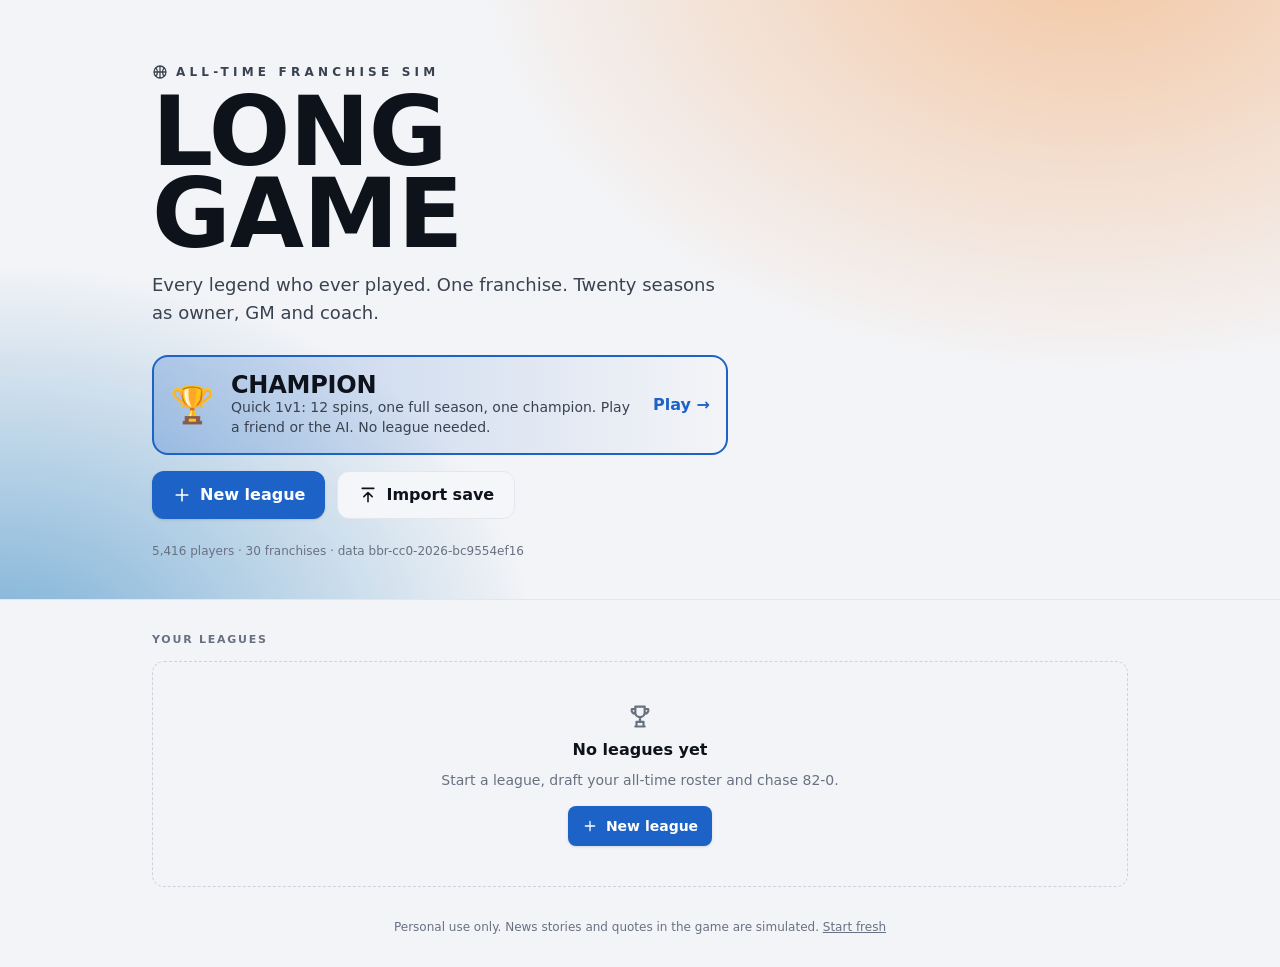
<file: index.html>
<!doctype html>
<html lang="en">
  <head>
    <meta charset="UTF-8" />
    <meta name="viewport" content="width=device-width, initial-scale=1.0, viewport-fit=cover" />
    <meta name="theme-color" content="#0b0f17" />
    <link rel="icon" href="data:image/svg+xml,%3Csvg xmlns='http://www.w3.org/2000/svg' viewBox='0 0 64 64'%3E%3Ccircle cx='32' cy='32' r='29' fill='%23e8702a' stroke='%23111' stroke-width='3'/%3E%3Cpath d='M3 32h58M32 3v58M12 12c10 8 10 32 0 40M52 12c-10 8-10 32 0 40' fill='none' stroke='%23111' stroke-width='3'/%3E%3C/svg%3E" />
    <title>Long Game</title>
    <script type="module" crossorigin src="./assets/index-D2GRxNc4.js"></script>
    <link rel="stylesheet" crossorigin href="./assets/index-B5ZHTGlT.css">
  </head>
  <body>
    <div id="root"></div>
  </body>
</html>
</file>
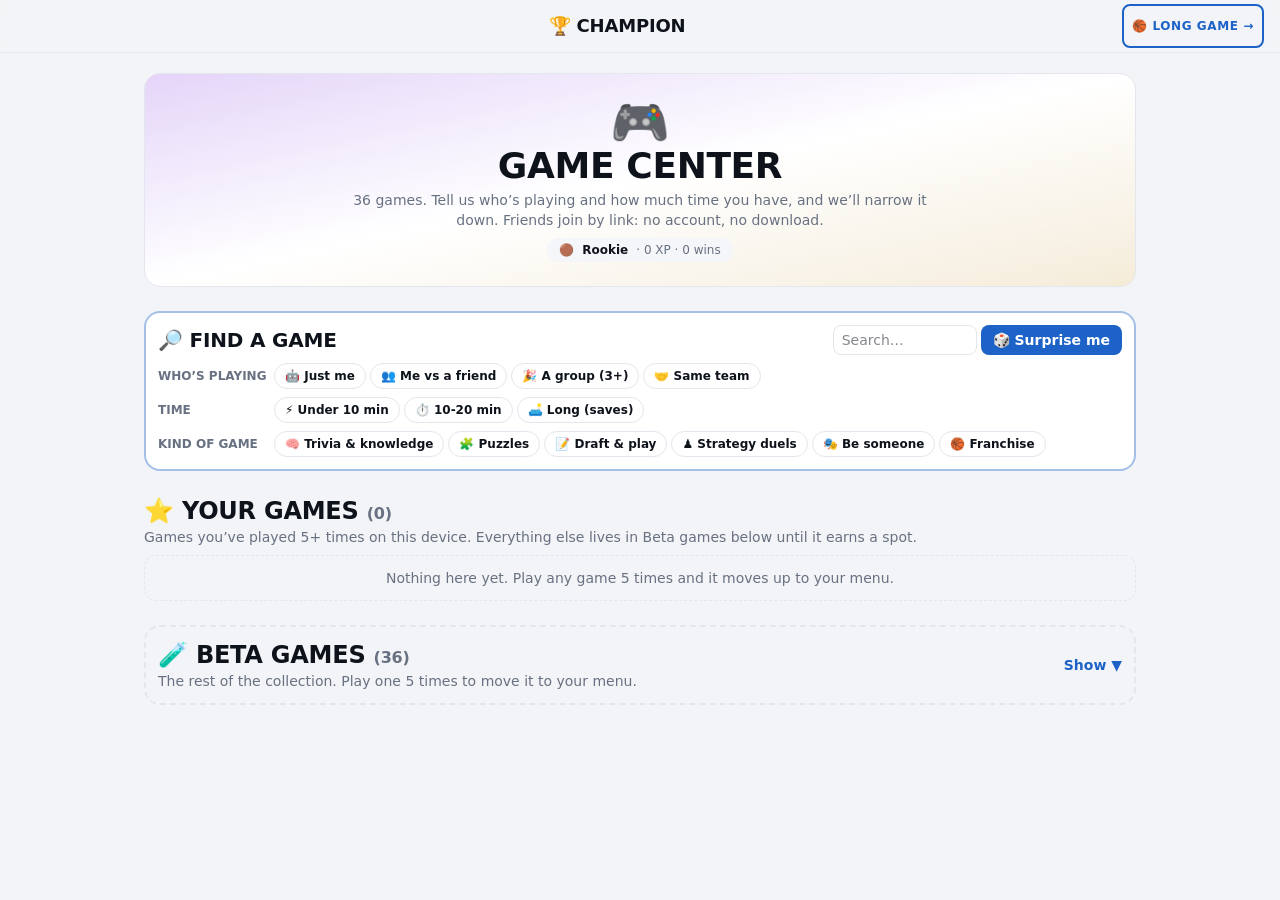
<file: champion/index.html>
<!doctype html>
<html lang="en">
  <head><base href="../"><script>window.__CHAMPION_ONLY=true</script>
    <meta charset="UTF-8" />
    <meta name="viewport" content="width=device-width, initial-scale=1.0, viewport-fit=cover" />
    <meta name="theme-color" content="#0b0f17" />
    <link rel="icon" href="data:image/svg+xml,%3Csvg xmlns='http://www.w3.org/2000/svg' viewBox='0 0 64 64'%3E%3Ccircle cx='32' cy='32' r='29' fill='%23e8702a' stroke='%23111' stroke-width='3'/%3E%3Cpath d='M3 32h58M32 3v58M12 12c10 8 10 32 0 40M52 12c-10 8-10 32 0 40' fill='none' stroke='%23111' stroke-width='3'/%3E%3C/svg%3E" />
    <title>Champion</title>
    <script type="module" crossorigin src="./assets/index-D2GRxNc4.js"></script>
    <link rel="stylesheet" crossorigin href="./assets/index-B5ZHTGlT.css">
  </head>
  <body>
    <div id="root"></div>
  </body>
</html>
</file>
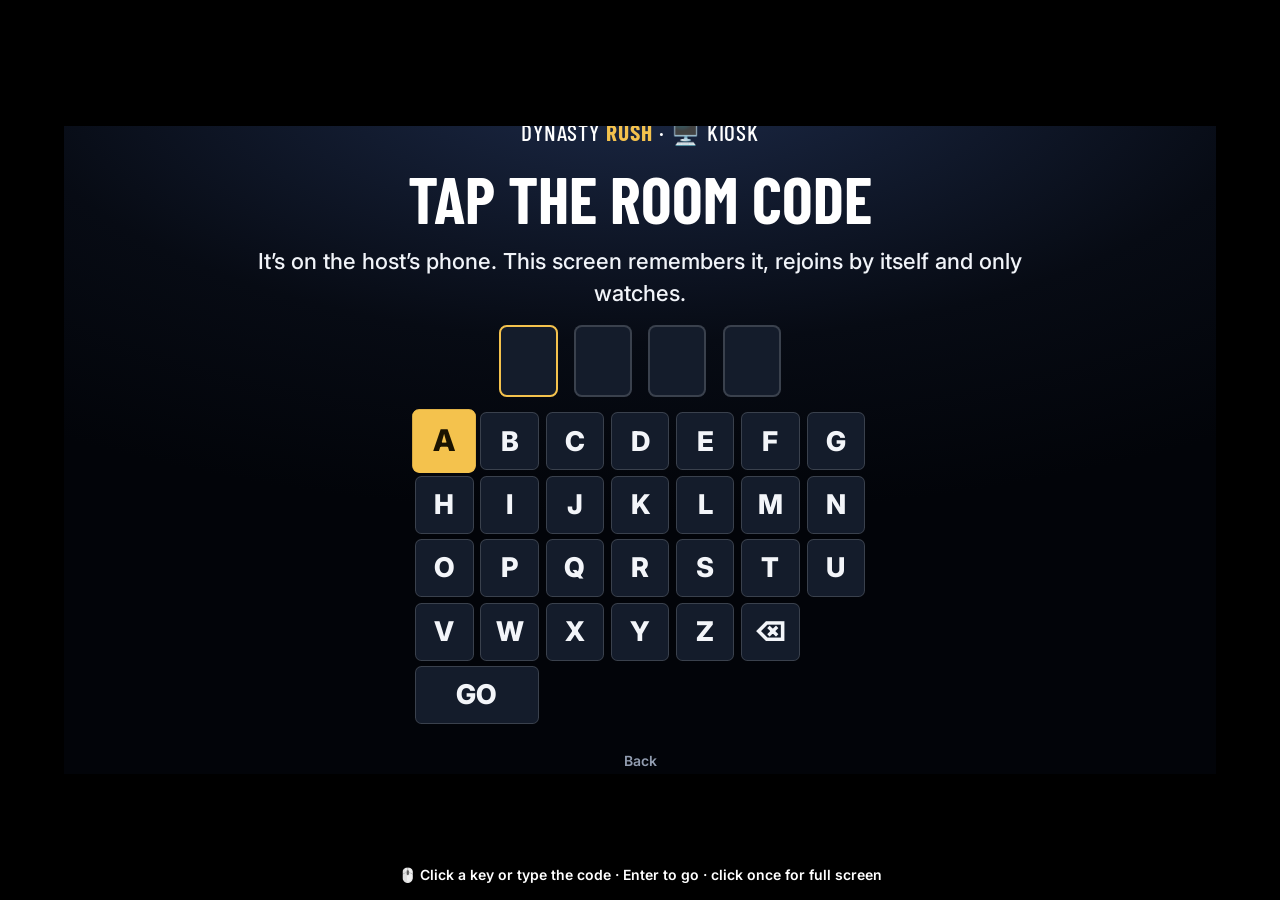
<file: rush/kiosk/index.html>
<!doctype html><html><head><meta charset="utf-8"><title>Dynasty Rush Kiosk</title>
<meta name="viewport" content="width=device-width,initial-scale=1,viewport-fit=cover">
<script>
// The /rush/kiosk address: the TV view in kiosk mode (a touchscreen display). Same forwarding as /rush/tv: plain ES3-safe JS so any smart-TV browser gets through. It forwards to the game in
// TV mode, keeping the query (?net=, ?peerhost=) and the code (#tv=ABCD, ?code=ABCD, /tv/ABCD typed by hand).
(function () {
  var l = window.location, p = l.pathname, s = l.search || '', h = l.hash || '';
  var base = p.replace(/\/kiosk(\/.*)?$/i, '/');
  if (base === p) base = p.replace(/[^\/]*$/, '');
  var code = (h + '&' + s).match(/(?:tv|code|join)=([A-Za-z]{4})(?![A-Za-z])/);
  var tail = p.match(/\/kiosk\/([A-Za-z]{4})\/?$/i);
  var c = code ? code[1] : tail ? tail[1] : '';
  var mirror = '&kiosk=1';
  var q = s.replace(/[?&](tv|code|join|mirror|kiosk)=[^&]*/g, '').replace(/^&/, '?');
  var to = base + q + '#tv=' + (c ? c.toUpperCase() : '1') + mirror;
  try { l.replace(to); } catch (e) { l.href = to; }
  window.__to = to;
})();
</script></head>
<body style="background:#0b1220;color:#fff;font-family:sans-serif;font-size:4vh;text-align:center;padding-top:30vh">
<a id="go" href="../#tv=1" style="color:#f5c542">Open Dynasty Rush TV</a>
<script>try { document.getElementById('go').href = window.__to; } catch (e) {}</script>
</body></html>
</file>
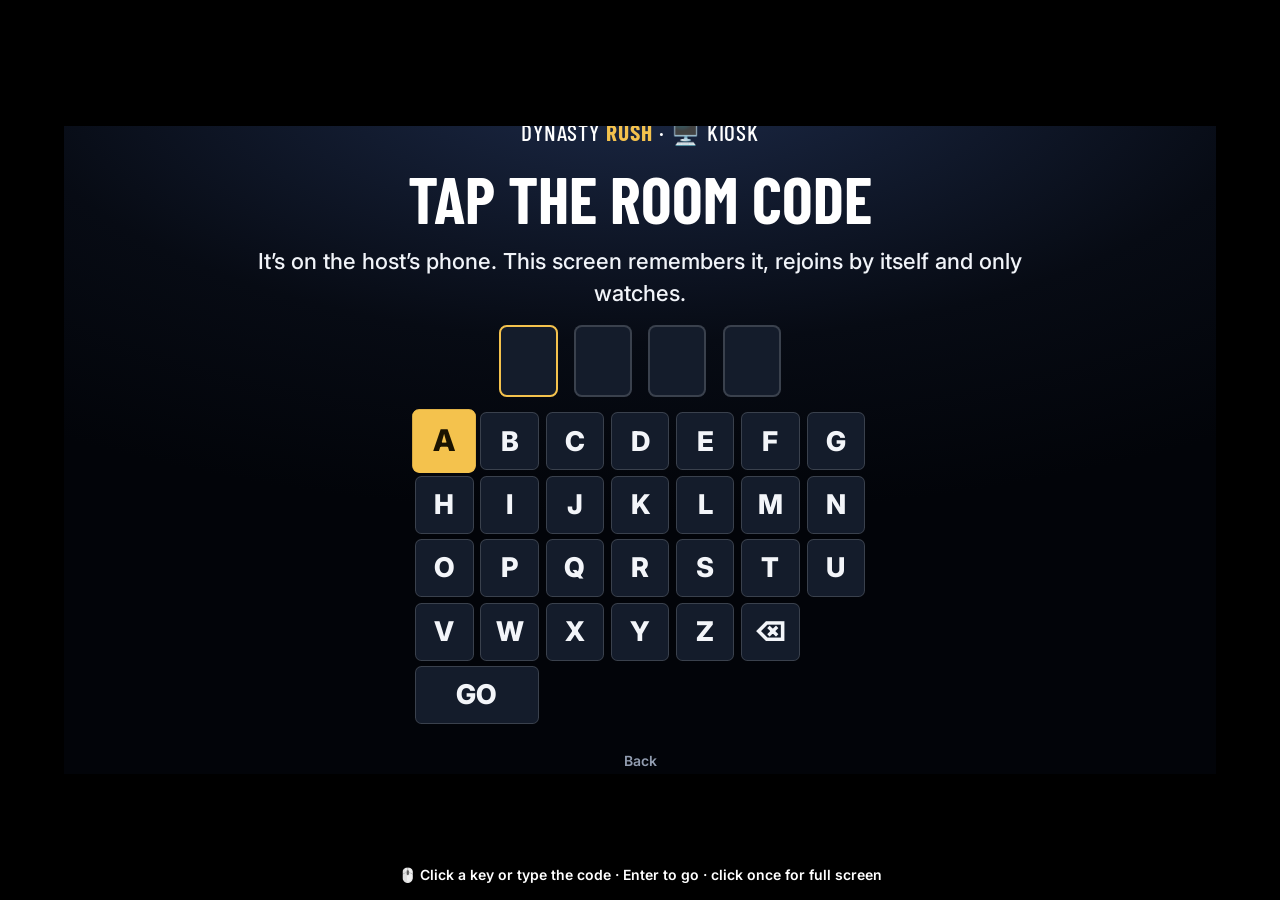
<file: rush/tv/index.html>
<!doctype html><html><head><meta charset="utf-8"><title>Dynasty Rush TV</title>
<meta name="viewport" content="width=device-width,initial-scale=1,viewport-fit=cover">
<script>
// The /rush/tv address (tvfix): plain ES3-safe JS so any smart-TV browser gets through. It forwards to the game in
// TV mode, keeping the query (?net=, ?peerhost=) and the code (#tv=ABCD, ?code=ABCD, /tv/ABCD typed by hand).
(function () {
  var l = window.location, p = l.pathname, s = l.search || '', h = l.hash || '';
  var base = p.replace(/\/tv(\/.*)?$/i, '/');
  if (base === p) base = p.replace(/[^\/]*$/, '');
  var code = (h + '&' + s).match(/(?:tv|code|join)=([A-Za-z]{4})(?![A-Za-z])/);
  var tail = p.match(/\/tv\/([A-Za-z]{4})\/?$/i);
  var c = code ? code[1] : tail ? tail[1] : '';
  var mirror = (/mirror=1/.test(h + s) ? '&mirror=1' : '') + (/kiosk=1/.test(h + s) ? '&kiosk=1' : '');
  var q = s.replace(/[?&](tv|code|join|mirror|kiosk)=[^&]*/g, '').replace(/^&/, '?');
  var to = base + q + '#tv=' + (c ? c.toUpperCase() : '1') + mirror;
  try { l.replace(to); } catch (e) { l.href = to; }
  window.__to = to;
})();
</script></head>
<body style="background:#0b1220;color:#fff;font-family:sans-serif;font-size:4vh;text-align:center;padding-top:30vh">
<a id="go" href="../#tv=1" style="color:#f5c542">Open Dynasty Rush TV</a>
<script>try { document.getElementById('go').href = window.__to; } catch (e) {}</script>
</body></html>
</file>
